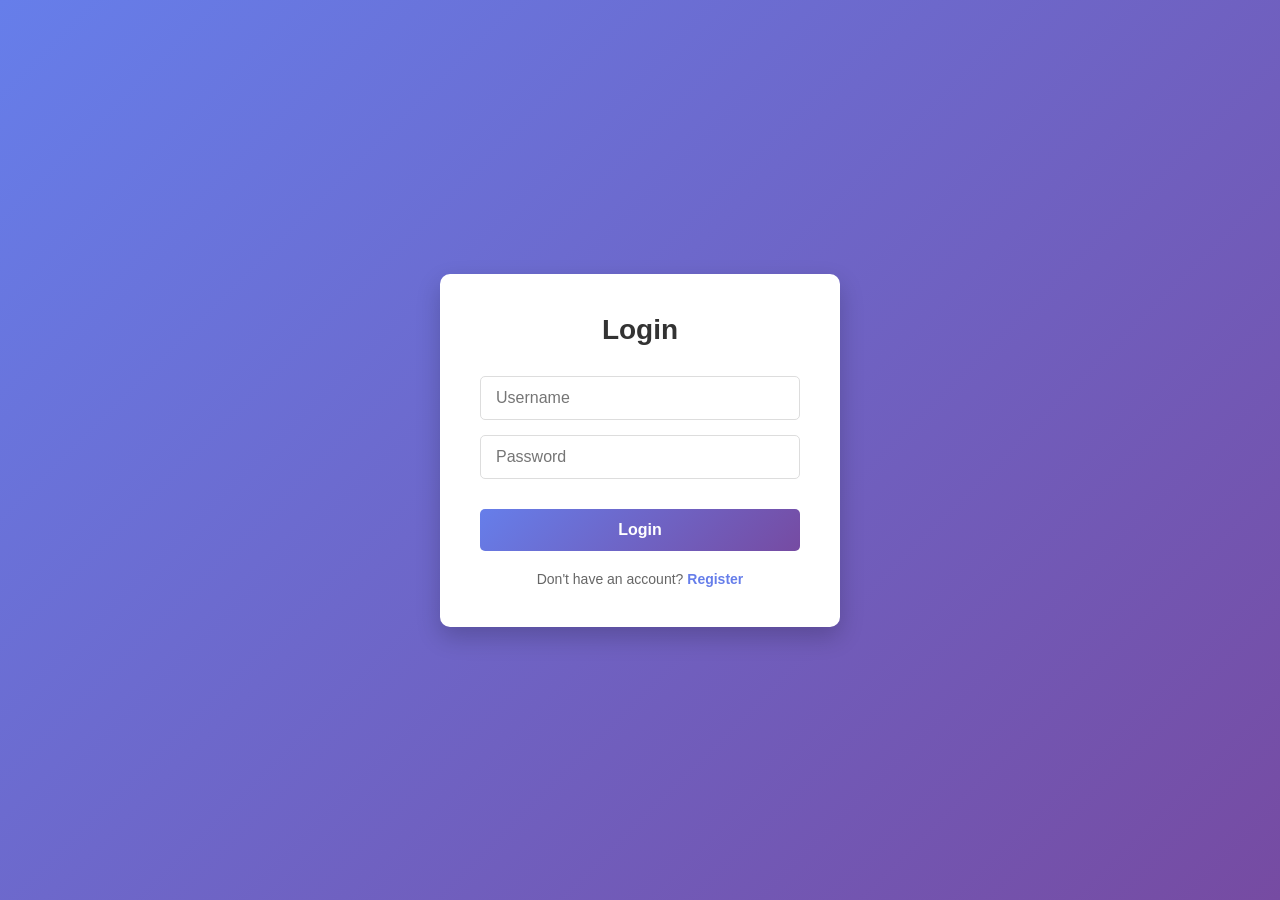
<file: pages/contacts.html>
<!doctype html>
<html lang="en">
  <head>
    <meta charset="UTF-8" />
    <meta name="viewport" content="width=device-width, initial-scale=1.0" />
    <title>Contact Manager</title>
    <link rel="stylesheet" href="../css/contacts.css" />
    <script type="module" src="../js/contacts.js"></script>
  </head>
  <body>
    <div class="container">
      <header>
        <h1>Contact Manager</h1>
        <button type="button" id="logout-btn">Logout</button>
      </header>

      <!-- Add / Edit contact -->
      <section class="form-section">
        <h2 id="form-title">Add contact</h2>
        <form id="contact-form">
          <input type="hidden" id="contact-id" />

          <div class="form-group">
            <label for="name">Name</label>
            <input
              type="text"
              id="name"
              name="name"
              placeholder="Full name"
              required
            />
          </div>

          <div class="form-group">
            <label for="age">Age</label>
            <input
              type="number"
              id="age"
              name="age"
              placeholder="25"
              required
            />
          </div>

          <div class="form-group">
            <label for="email">Email</label>
            <input
              type="email"
              id="email"
              name="email"
              placeholder="email@example.com"
            />
          </div>

          <div class="form-group">
            <label for="phoneNumber">Phone</label>
            <input
              type="tel"
              id="phoneNumber"
              name="phoneNumber"
              placeholder="+123456789"
            />
          </div>

          <div id="form-error" class="error-message"></div>

          <div class="form-actions">
            <button type="submit" id="submit-btn">Add contact</button>
            <button type="button" id="cancel-btn" style="display: none">
              Cancel
            </button>
          </div>
        </form>
      </section>

      <!-- Search -->
      <section class="search-section">
        <input type="text" id="search-input" placeholder="Search by name..." />
        <button type="button" id="search-btn">Search</button>
        <button type="button" id="reset-btn">Reset</button>
      </section>

      <!-- Contacts list -->
      <section class="contacts-section">
        <h2>All contacts</h2>
        <div id="contacts-error" class="error-message"></div>
        <div id="loading" style="display: none">Loading...</div>
        <div id="contacts-list"></div>
      </section>

      <!-- Pagination -->
      <div id="pagination">
        <button type="button" id="prev-btn">Previous</button>
        <span id="page-info"></span>
        <button type="button" id="next-btn">Next</button>
      </div>
    </div>
  </body>
</html>
</file>
<file: css/contacts.css>
* {
  margin: 0;
  padding: 0;
  box-sizing: border-box;
}

body {
  font-family: 'Segoe UI', Tahoma, Geneva, Verdana, sans-serif;
  background: linear-gradient(135deg, #667eea 0%, #764ba2 100%);
  min-height: 100vh;
  padding: 40px 20px;
}

.container {
  max-width: 860px;
  margin: 0 auto;
}

/* Header */
header {
  display: flex;
  align-items: center;
  justify-content: space-between;
  background: white;
  padding: 20px 30px;
  border-radius: 10px;
  box-shadow: 0 10px 25px rgba(0, 0, 0, 0.2);
  margin-bottom: 24px;
}

header h1 {
  font-size: 24px;
  color: #333;
  font-weight: 600;
}

#logout-btn {
  padding: 10px 20px;
  background: linear-gradient(135deg, #667eea 0%, #764ba2 100%);
  color: white;
  border: none;
  border-radius: 5px;
  font-size: 14px;
  font-weight: 600;
  cursor: pointer;
  transition: transform 0.2s ease, box-shadow 0.2s ease;
}

#logout-btn:hover {
  transform: translateY(-2px);
  box-shadow: 0 5px 15px rgba(102, 126, 234, 0.4);
}

#logout-btn:active {
  transform: translateY(0);
}

/* Form section */
.form-section {
  background: white;
  padding: 30px 40px;
  border-radius: 10px;
  box-shadow: 0 10px 25px rgba(0, 0, 0, 0.2);
  margin-bottom: 24px;
}

.form-section h2 {
  color: #333;
  margin-bottom: 24px;
  font-size: 22px;
  text-align: center;
}

#contact-form {
  display: grid;
  grid-template-columns: 1fr 1fr;
  gap: 16px;
}

.form-group {
  display: flex;
  flex-direction: column;
  gap: 6px;
}

label {
  font-size: 14px;
  color: #555;
  font-weight: 500;
}

input[type='text'],
input[type='email'],
input[type='tel'],
input[type='number'] {
  padding: 12px 15px;
  border: 1px solid #ddd;
  border-radius: 5px;
  font-size: 16px;
  font-family: 'Segoe UI', Tahoma, Geneva, Verdana, sans-serif;
  transition: border-color 0.3s ease;
  width: 100%;
}

input:focus {
  outline: none;
  border-color: #667eea;
  box-shadow: 0 0 5px rgba(102, 126, 234, 0.5);
}

#form-error {
  grid-column: 1 / -1;
}

.form-actions {
  grid-column: 1 / -1;
  display: flex;
  gap: 10px;
}

#submit-btn {
  flex: 1;
  padding: 12px;
  background: linear-gradient(135deg, #667eea 0%, #764ba2 100%);
  color: white;
  border: none;
  border-radius: 5px;
  font-size: 16px;
  font-weight: 600;
  cursor: pointer;
  transition: transform 0.2s ease, box-shadow 0.2s ease;
}

#submit-btn:hover {
  transform: translateY(-2px);
  box-shadow: 0 5px 15px rgba(102, 126, 234, 0.4);
}

#submit-btn:active {
  transform: translateY(0);
}

#cancel-btn {
  padding: 12px 20px;
  background: transparent;
  color: #667eea;
  border: 2px solid #667eea;
  border-radius: 5px;
  font-size: 16px;
  font-weight: 600;
  cursor: pointer;
  transition: transform 0.2s ease, background 0.2s ease;
}

#cancel-btn:hover {
  background: rgba(102, 126, 234, 0.1);
  transform: translateY(-2px);
}

/* Error message */
.error-message {
  display: none;
  color: #e74c3c;
  background: #fdf0ef;
  border: 1px solid rgba(231, 76, 60, 0.3);
  border-radius: 5px;
  padding: 10px 14px;
  font-size: 14px;
}

.error-message:not(:empty) {
  display: block;
}

/* Search section */
.search-section {
  background: white;
  padding: 20px 30px;
  border-radius: 10px;
  box-shadow: 0 10px 25px rgba(0, 0, 0, 0.2);
  margin-bottom: 24px;
  display: flex;
  gap: 10px;
  align-items: center;
}

#search-input {
  flex: 1;
  padding: 12px 15px;
  border: 1px solid #ddd;
  border-radius: 5px;
  font-size: 16px;
  font-family: 'Segoe UI', Tahoma, Geneva, Verdana, sans-serif;
  transition: border-color 0.3s ease;
}

#search-input:focus {
  outline: none;
  border-color: #667eea;
  box-shadow: 0 0 5px rgba(102, 126, 234, 0.5);
}

#search-btn {
  padding: 12px 20px;
  background: linear-gradient(135deg, #667eea 0%, #764ba2 100%);
  color: white;
  border: none;
  border-radius: 5px;
  font-size: 15px;
  font-weight: 600;
  cursor: pointer;
  transition: transform 0.2s ease, box-shadow 0.2s ease;
  white-space: nowrap;
}

#search-btn:hover {
  transform: translateY(-2px);
  box-shadow: 0 5px 15px rgba(102, 126, 234, 0.4);
}

#reset-btn {
  padding: 12px 20px;
  background: transparent;
  color: #667eea;
  border: 2px solid #667eea;
  border-radius: 5px;
  font-size: 15px;
  font-weight: 600;
  cursor: pointer;
  transition: transform 0.2s ease, background 0.2s ease;
  white-space: nowrap;
}

#reset-btn:hover {
  background: rgba(102, 126, 234, 0.1);
  transform: translateY(-2px);
}

/* Contacts section */
.contacts-section {
  background: white;
  padding: 30px 40px;
  border-radius: 10px;
  box-shadow: 0 10px 25px rgba(0, 0, 0, 0.2);
  margin-bottom: 24px;
}

.contacts-section h2 {
  color: #333;
  font-size: 22px;
  margin-bottom: 20px;
  text-align: center;
}

#loading {
  text-align: center;
  color: #666;
  padding: 20px;
  font-size: 15px;
}

#contacts-list {
  display: grid;
  grid-template-columns: repeat(auto-fill, minmax(240px, 1fr));
  gap: 16px;
}

.contact {
  padding: 18px;
  border: 1px solid #ddd;
  border-radius: 8px;
  transition: transform 0.2s ease, box-shadow 0.2s ease;
}

.contact:hover {
  transform: translateY(-2px);
  box-shadow: 0 5px 15px rgba(102, 126, 234, 0.2);
  border-color: #667eea;
}

.contact h3 {
  font-size: 16px;
  color: #333;
  margin-bottom: 8px;
  font-weight: 600;
}

.contact p {
  font-size: 14px;
  color: #666;
  margin-bottom: 4px;
  text-align: left;
}

.contact-actions {
  display: flex;
  gap: 8px;
  margin-top: 14px;
}

.edit-btn {
  flex: 1;
  padding: 8px;
  background: transparent;
  color: #667eea;
  border: 2px solid #667eea;
  border-radius: 5px;
  font-size: 13px;
  font-weight: 600;
  cursor: pointer;
  transition: transform 0.2s ease, background 0.2s ease;
}

.edit-btn:hover {
  background: rgba(102, 126, 234, 0.1);
  transform: translateY(-1px);
}

.delete-btn {
  flex: 1;
  padding: 8px;
  background: transparent;
  color: #e74c3c;
  border: 2px solid #e74c3c;
  border-radius: 5px;
  font-size: 13px;
  font-weight: 600;
  cursor: pointer;
  transition: transform 0.2s ease, background 0.2s ease;
}

.delete-btn:hover {
  background: rgba(231, 76, 60, 0.1);
  transform: translateY(-1px);
}

/* Pagination */
#pagination {
  background: white;
  padding: 16px 30px;
  border-radius: 10px;
  box-shadow: 0 10px 25px rgba(0, 0, 0, 0.2);
  display: flex;
  align-items: center;
  justify-content: center;
  gap: 16px;
}

#prev-btn,
#next-btn {
  padding: 10px 20px;
  background: linear-gradient(135deg, #667eea 0%, #764ba2 100%);
  color: white;
  border: none;
  border-radius: 5px;
  font-size: 14px;
  font-weight: 600;
  cursor: pointer;
  transition: transform 0.2s ease, box-shadow 0.2s ease;
}

#prev-btn:hover,
#next-btn:hover {
  transform: translateY(-2px);
  box-shadow: 0 5px 15px rgba(102, 126, 234, 0.4);
}

#prev-btn:disabled,
#next-btn:disabled {
  opacity: 0.4;
  cursor: not-allowed;
  transform: none;
  box-shadow: none;
}

#page-info {
  font-size: 14px;
  color: #666;
  font-weight: 500;
  min-width: 100px;
  text-align: center;
}

/* Responsive */
@media (max-width: 600px) {
  #contact-form {
    grid-template-columns: 1fr;
  }

  .search-section {
    flex-wrap: wrap;
  }

  #search-input {
    width: 100%;
  }

  #contacts-list {
    grid-template-columns: 1fr;
  }
}
</file>
<file: css/login.css>
* {
  margin: 0;
  padding: 0;
  box-sizing: border-box;
}

body {
  font-family: 'Segoe UI', Tahoma, Geneva, Verdana, sans-serif;
  background: linear-gradient(135deg, #667eea 0%, #764ba2 100%);
  min-height: 100vh;
  display: flex;
  justify-content: center;
  align-items: center;
}

#login-section,
#register-section {
  background: white;
  padding: 40px;
  border-radius: 10px;
  box-shadow: 0 10px 25px rgba(0, 0, 0, 0.2);
  width: 100%;
  max-width: 400px;
}

h2 {
  color: #333;
  margin-bottom: 30px;
  text-align: center;
  font-size: 28px;
}

form {
  display: flex;
  flex-direction: column;
  gap: 15px;
}

input {
  padding: 12px 15px;
  border: 1px solid #ddd;
  border-radius: 5px;
  font-size: 16px;
  transition: border-color 0.3s ease;
}

input:focus {
  outline: none;
  border-color: #667eea;
  box-shadow: 0 0 5px rgba(102, 126, 234, 0.5);
}

button {
  padding: 12px;
  background: linear-gradient(135deg, #667eea 0%, #764ba2 100%);
  color: white;
  border: none;
  border-radius: 5px;
  font-size: 16px;
  font-weight: 600;
  cursor: pointer;
  transition: transform 0.2s ease, box-shadow 0.2s ease;
}

button:hover {
  transform: translateY(-2px);
  box-shadow: 0 5px 15px rgba(102, 126, 234, 0.4);
}

button:active {
  transform: translateY(0);
}

p {
  text-align: center;
  margin-top: 20px;
  color: #666;
  font-size: 14px;
}

a {
  color: #667eea;
  text-decoration: none;
  font-weight: 600;
  cursor: pointer;
  transition: color 0.3s ease;
}

a:hover {
  color: #764ba2;
}

/* Hide sections when not active */
#login-section.hidden,
#register-section.hidden {
  display: none;
}
</file>
